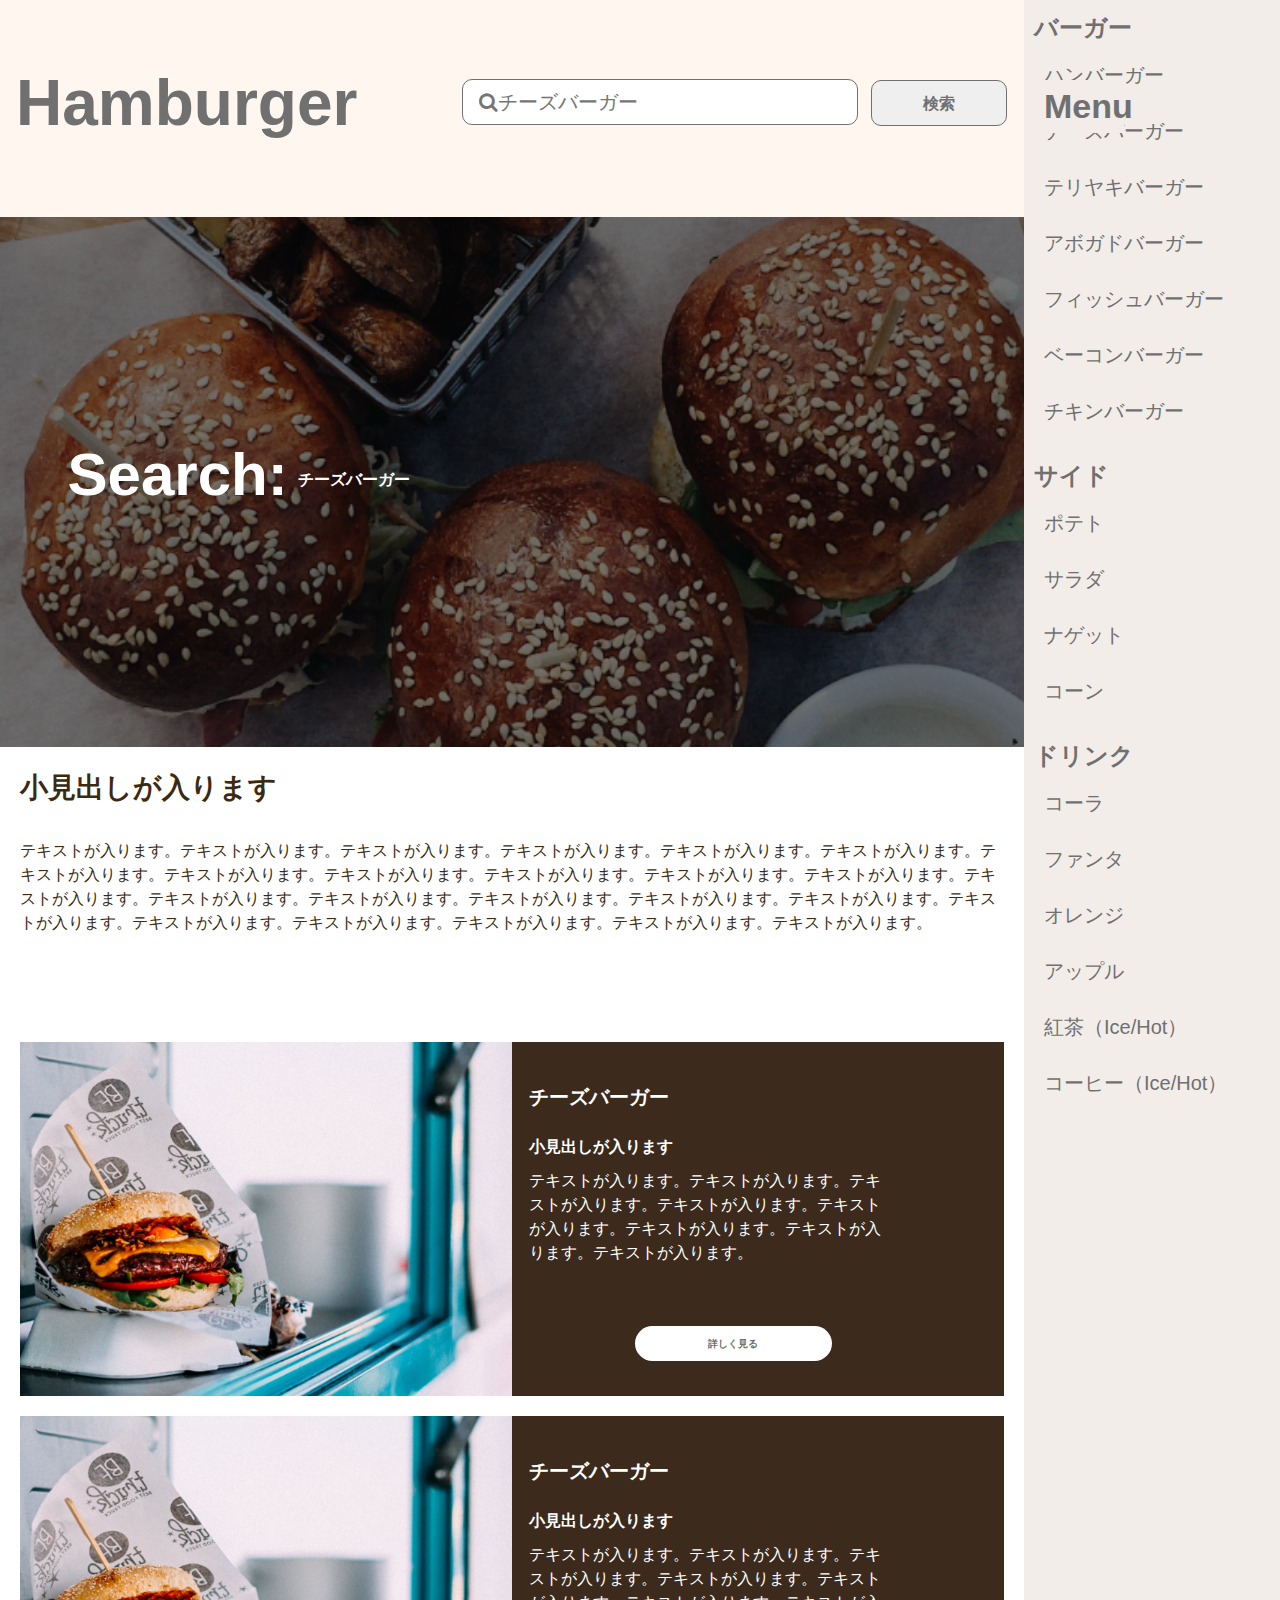
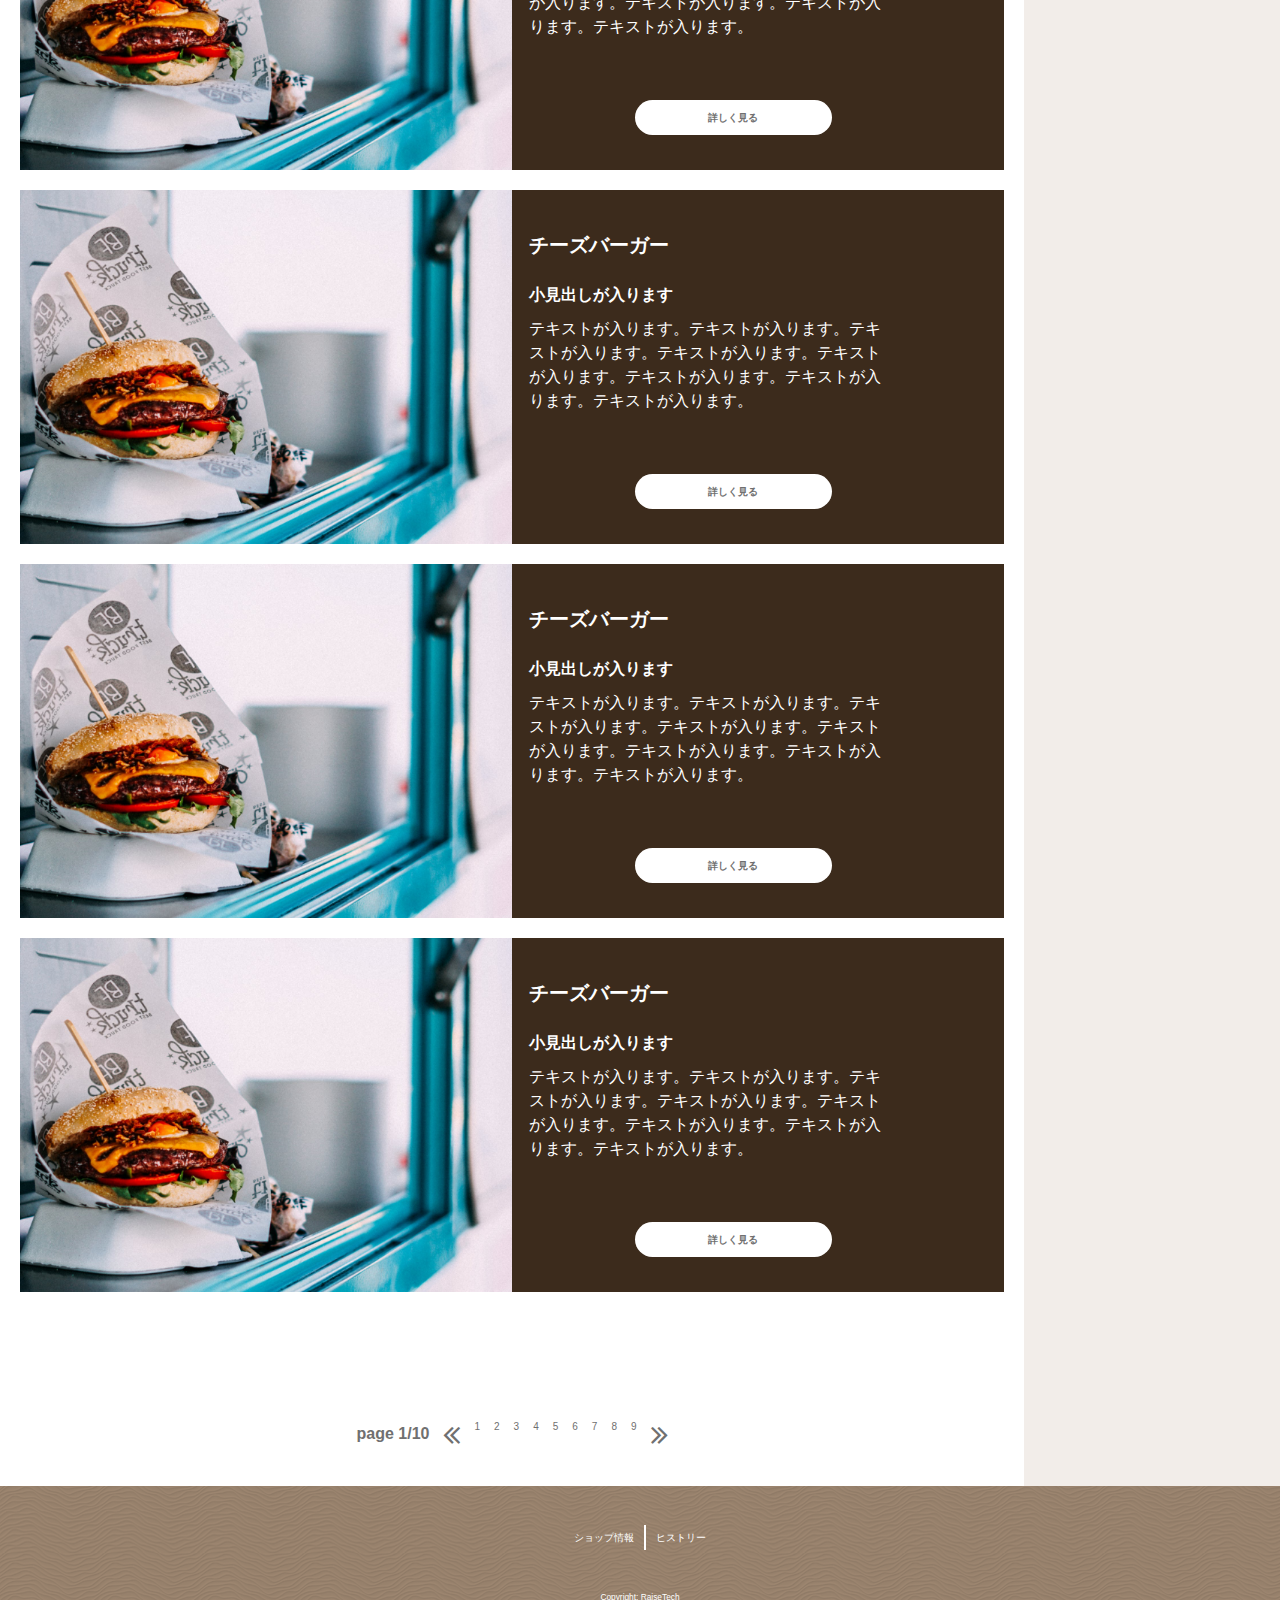
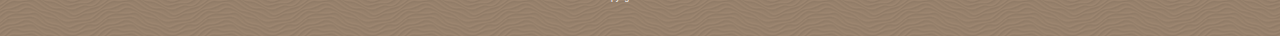
<file: archive serch.html>
<!DOCTYPE html>
<html lang="ja">

<head>
  <meta charset="UTF-8">
  <meta name="viewport" content="width=device-width, initial-scale=1.0">
  <meta name="description" content="ここ
  にDescriptionを記入します！">
  <!-- CSS読み込み -->
  <link rel="stylesheet" href="/css/style.css">
  <link href="https://maxcdn.bootstrapcdn.com/font-awesome/4.7.0/css/font-awesome.min.css" rel="stylesheet">
  <link rel="icon" href="/images/favicon-32x32.png">
  <title>🍔Hamburger shop🍔</title>
</head>

<body class="c-grid">
  <header class="l-header p-header">
    <button id="is-open" class="c-button-menu">Menu</button>
    <h1><a href="index.html" class="c-text-siteTitle">Hamburger</a></h1>
    <form action="#" method="#" class="p-header__search">
      <input type="text" name="" id="" placeholder="&#xf002;チーズバーガー" class="c-input-serchBox">
      <input type="submit" value="検索" class="c-input-serchButton ml-10">
    </form>
  </header><!-- l-header -->
  <div id="overlay" class="p-gnav-overlap"></div>
  <aside id="g-nav" class="l-aside p-gnav">
    <i id="is-close" class="fa fa-times fa-4x c-button-x" aria-hidden="true"></i>
    <ul>
      <li class="c-text-menu">バーガー
        <ul>
          <li><a class="c-text-menu-item" href="archive.html">ハンバーガー</a></li>
          <li><a class="c-text-menu-item" href="archive.html">チーズバーガー</a></li>
          <li><a class="c-text-menu-item" href="archive.html">テリヤキバーガー</a></li>
          <li><a class="c-text-menu-item" href="archive.html">アボガドバーガー</a></li>
          <li><a class="c-text-menu-item" href="archive.html">フィッシュバーガー</a></li>
          <li><a class="c-text-menu-item" href="archive.html">ベーコンバーガー</a></li>
          <li><a class="c-text-menu-item" href="archive.html">チキンバーガー</a></li>
        </ul>
      </li>
      <li class="c-text-menu">サイド
        <ul>
          <li><a class="c-text-menu-item" href="archive.html">ポテト</a></li>
          <li><a class="c-text-menu-item" href="archive.html">サラダ</a></li>
          <li><a class="c-text-menu-item" href="archive.html">ナゲット</a></li>
          <li><a class="c-text-menu-item" href="archive.html">コーン</a></li>
        </ul>
      </li>
      <li class="c-text-menu">ドリンク
        <ul>
          <li><a class="c-text-menu-item" href="archive.html">コーラ</a></li>
          <li><a class="c-text-menu-item" href="archive.html">ファンタ</a></li>
          <li><a class="c-text-menu-item" href="archive.html">オレンジ</a></li>
          <li><a class="c-text-menu-item" href="archive.html">アップル</a></li>
          <li><a class="c-text-menu-item" href="archive.html">紅茶（Ice/Hot）</a></li>
          <li><a class="c-text-menu-item" href="archive.html">コーヒー（Ice/Hot）</a></li>
        </ul>
      </li>
    </ul>
  </aside><!-- l-aside -->
  <main class="l-main l-main-ar p-main-ar">
    <section class="l-section-mv p-mainVisual-ar p-mainVisual">
      <div>
        <h2 class="c-text-mvTitle c-text-mv">Search:</h2>
        <h3 class="c-text-mvSub c-text-mv">チーズバーガー</h3>
      </div>
    </section>
    <section class="p-card p-card-text">
      <h2 class="c-text-cardTitle-ar">小見出しが入ります</h2>
      <p class="c-text-card-p">テキストが入ります。テキストが入ります。テキストが入ります。テキストが入ります。テキストが入ります。テキストが入ります。テキストが入ります。テキストが入ります。テキストが入ります。テキストが入ります。テキストが入ります。テキストが入ります。テキストが入ります。テキストが入ります。テキストが入ります。テキストが入ります。テキストが入ります。テキストが入ります。テキストが入ります。テキストが入ります。テキストが入ります。テキストが入ります。テキストが入ります。テキストが入ります。</p>
      <h3 class="c-text-mvSub c-text-mv">チーズバーガー</h3>
    </section>
    <section class="p-card p-card-menu">
      <img src="/images/archive/l-section__menu.png" alt="" class="img-card-menu">
      <div class="p-card-menuText c-text-card-menu">
        <h2 class="c-text-card-menuName">チーズバーガー</h2>
        <h3 class="c-text-card-menuSub">小見出しが入ります</h3>
        <p class="c-text-card-menu-p">テキストが入ります。テキストが入ります。テキストが入ります。テキストが入ります。テキストが入ります。テキストが入ります。テキストが入ります。テキストが入ります。
        </p>
        <a href="#" class="c-button-detail">詳しく見る</a>
      </div>
    </section>
    <section class="p-card p-card-menu">
      <img src="/images/archive/l-section__menu.png" alt="" class="img-card-menu">
      <div class="p-card-menuText c-text-card-menu">
        <h2 class="c-text-card-menuName">チーズバーガー</h2>
        <h3 class="c-text-card-menuSub">小見出しが入ります</h3>
        <p class="c-text-card-menu-p">テキストが入ります。テキストが入ります。テキストが入ります。テキストが入ります。テキストが入ります。テキストが入ります。テキストが入ります。テキストが入ります。
        </p>
        <a href="#" class="c-button-detail">詳しく見る</a>
      </div>
    </section>
    <section class="p-card p-card-menu">
      <img src="/images/archive/l-section__menu.png" alt="" class="img-card-menu">
      <div class="p-card-menuText c-text-card-menu">
        <h2 class="c-text-card-menuName">チーズバーガー</h2>
        <h3 class="c-text-card-menuSub">小見出しが入ります</h3>
        <p class="c-text-card-menu-p">テキストが入ります。テキストが入ります。テキストが入ります。テキストが入ります。テキストが入ります。テキストが入ります。テキストが入ります。テキストが入ります。
        </p>
        <a href="#" class="c-button-detail">詳しく見る</a>
      </div>
    </section>
    <section class="p-card p-card-menu">
      <img src="/images/archive/l-section__menu.png" alt="" class="img-card-menu">
      <div class="p-card-menuText c-text-card-menu">
        <h2 class="c-text-card-menuName">チーズバーガー</h2>
        <h3 class="c-text-card-menuSub">小見出しが入ります</h3>
        <p class="c-text-card-menu-p">テキストが入ります。テキストが入ります。テキストが入ります。テキストが入ります。テキストが入ります。テキストが入ります。テキストが入ります。テキストが入ります。
        </p>
        <a href="#" class="c-button-detail">詳しく見る</a>
      </div>
    </section>
    <section class="p-card p-card-menu">
      <img src="/images/archive/l-section__menu.png" alt="" class="img-card-menu">
      <div class="p-card-menuText c-text-card-menu">
        <h2 class="c-text-card-menuName">チーズバーガー</h2>
        <h3 class="c-text-card-menuSub">小見出しが入ります</h3>
        <p class="c-text-card-menu-p">テキストが入ります。テキストが入ります。テキストが入ります。テキストが入ります。テキストが入ります。テキストが入ります。テキストが入ります。テキストが入ります。
        </p>
        <a href="#" class="c-button-detail">詳しく見る</a>
      </div>
    </section>
    <section class="l-section-pagination p-pagination">
      <p class="c-text-pagination">page 1/10</p>
      <a href="#">
        <i class="fa fa-angle-double-left fa-3x" aria-hidden="true"></i>
        <p class="c-text-pagination">前へ</p>
      </a>
      <ul>
        <li><a href="#" class="p-pagination-active">1</a></li>
        <li><a href="#">2</a></li>
        <li><a href="#">3</a></li>
        <li><a href="#">4</a></li>
        <li><a href="#">5</a></li>
        <li><a href="#">6</a></li>
        <li><a href="#">7</a></li>
        <li><a href="#">8</a></li>
        <li><a href="#">9</a></li>
      </ul>
      <a href="#">
        <p class="c-text-pagination">次へ</p>
        <i class="fa fa-angle-double-right fa-3x" aria-hidden="true"></i>
      </a>
    </section>
  </main><!-- l-main -->
  <footer class="l-footer p-footer">
    <ul class="p-footer__nav">
      <li><a href="#" class="c-text-footer c-text-footer__link">ショップ情報</a></li>
      <li><a href="#" class="c-text-footer c-text-footer__link">ヒストリー</a></li>
    </ul>
    <small class="c-text-footer">Copyright: RaiseTech</small>
  </footer>
  <script src="/js/jquery-3.6.0.min.js"></script>
  <script src="/js/style.js"></script>

</body>

</html>
</file>
<file: css/style.css>
@charset "UTF-8";
/* Foundation */
/* ブラウザのデフォルトのスタイルをリセットするcssを定義*/
/* Box sizing rules */
*,
*::before,
*::after {
  -webkit-box-sizing: border-box;
          box-sizing: border-box;
}

/* Remove default margin */
body,
h1,
h2,
h3,
h4,
p,
figure,
blockquote,
dl,
dd {
  margin: 0;
}

/* Remove list styles on ul, ol elements with a list role, which suggests default styling will be removed */
ul[role="list"],
ol[role="list"] {
  list-style: none;
}

/* Set core root defaults */
html:focus-within {
  scroll-behavior: smooth;
}

/* Set core body defaults */
body {
  min-height: 100vh;
  text-rendering: optimizeSpeed;
  line-height: 1.5;
}

/* A elements that don't have a class get default styles */
a:not([class]) {
  text-decoration-skip-ink: auto;
}

/* Make images easier to work with */
img,
picture {
  max-width: 100%;
  display: block;
}

/* Inherit fonts for inputs and buttons */
input,
button,
textarea,
select {
  font: inherit;
}

/* Remove all animations and transitions for people that prefer not to see them */
@media (prefers-reduced-motion: reduce) {
  html:focus-within {
    scroll-behavior: auto;
  }
  *,
  *::before,
  *::after {
    -webkit-animation-duration: 0.01ms !important;
            animation-duration: 0.01ms !important;
    -webkit-animation-iteration-count: 1 !important;
            animation-iteration-count: 1 !important;
    -webkit-transition-duration: 0.01ms !important;
            transition-duration: 0.01ms !important;
    scroll-behavior: auto !important;
  }
}

/* サイズを定義 */
/* プロジェクトのカラーとフォントを定義 */
/* プロジェクトにおける基本的なスタイルを定義 */
html {
  font-size: 62.5%;
  width: 100%;
  height: 100%;
}

body {
  line-height: 1.5;
  color: #707070;
  width: 100%;
  height: 100%;
  overflow-x: hidden;
  font-family: 'Roboto', 'mplus-1m', sans-serif;
}

body.fixed {
  position: fixed;
}

img {
  width: 100%;
  height: 100%;
}

a {
  text-decoration: none;
  color: inherit;
}

button {
  border: none;
  background-color: inherit;
}

ol, ul, li {
  margin: 0;
  padding: 0;
  list-style: none;
}

blockquote {
  padding: 20px;
}

/* Layout */
.l-aside {
  position: fixed;
  height: 100%;
  top: 0;
  right: -100vw;
  z-index: 10;
  -webkit-transition: right .7s;
  transition: right .7s;
  width: 87.5%;
}

@media (min-width: 600px) {
  .l-aside {
    width: 44%;
  }
}

@media (min-width: 1025px) {
  .l-aside {
    position: static;
    width: 100%;
  }
}

.l-aside.show {
  display: block;
  right: 0;
  overflow-y: scroll;
}

.l-footer {
  text-align: center;
}

.l-header {
  display: -webkit-box;
  display: -ms-flexbox;
  display: flex;
  -webkit-box-orient: vertical;
  -webkit-box-direction: normal;
      -ms-flex-direction: column;
          flex-direction: column;
  position: relative;
}

.l-header button {
  -ms-flex-item-align: end;
      align-self: flex-end;
}

@media (min-width: 1025px) {
  .l-header button {
    position: absolute;
    top: 80px;
    right: -100px;
    z-index: 11;
  }
}

.l-header h1, .l-header form {
  -ms-flex-item-align: center;
      -ms-grid-row-align: center;
      align-self: center;
}

@media (min-width: 1025px) {
  .l-header {
    -webkit-box-orient: horizontal;
    -webkit-box-direction: normal;
        -ms-flex-direction: row;
            flex-direction: row;
    -webkit-box-pack: justify;
        -ms-flex-pack: justify;
            justify-content: space-between;
  }
}

@media (min-width: 600px) {
  .l-main-fr {
    display: -webkit-box;
    display: -ms-flexbox;
    display: flex;
    -ms-flex-wrap: wrap;
        flex-wrap: wrap;
    -webkit-box-pack: center;
        -ms-flex-pack: center;
            justify-content: center;
  }
}

.l-main_404 {
  min-height: 100vh;
}

.l-section-mv {
  width: 100%;
  height: 285px;
  position: relative;
}

.l-section-mv div {
  position: absolute;
  top: 43%;
  left: 6.6%;
}

@media (min-width: 1025px) {
  .l-section-mv {
    height: 530px;
  }
}

.l-section-pagination {
  display: -webkit-box;
  display: -ms-flexbox;
  display: flex;
  -webkit-box-pack: justify;
      -ms-flex-pack: justify;
          justify-content: space-between;
  padding: 100px 5% 30px 5%;
}

@media (min-width: 600px) {
  .l-section-pagination {
    -webkit-box-pack: center;
        -ms-flex-pack: center;
            justify-content: center;
  }
}

.l-section-pagination > p {
  display: none;
}

@media (min-width: 600px) {
  .l-section-pagination > p {
    display: block;
  }
}

.l-section-pagination > a {
  display: -webkit-box;
  display: -ms-flexbox;
  display: flex;
}

@media (min-width: 600px) {
  .l-section-pagination > a p {
    display: none;
  }
}

.l-section-pagination p, .l-section-pagination > a {
  -ms-flex-item-align: center;
      -ms-grid-row-align: center;
      align-self: center;
  padding: 7px;
}

.l-section-pagination ul {
  display: -webkit-box;
  display: -ms-flexbox;
  display: flex;
  -webkit-box-pack: center;
      -ms-flex-pack: center;
          justify-content: center;
}

.l-section-pagination ul li {
  padding: 7px;
  display: none;
}

@media (min-width: 600px) {
  .l-section-pagination ul li {
    display: block;
  }
}

.l-section-search-result {
  padding: 15px;
  min-height: 100vh;
}

/* Object / Component */
.c-button-menu {
  font-size: 2rem;
  font-weight: bold;
  color: #707070;
  cursor: pointer;
}

@media (min-width: 600px) {
  .c-button-menu {
    font-size: 3.4rem;
  }
}

@media (min-width: 1025px) {
  .c-button-menu {
    background-color: #F2EDE9;
    pointer-events: none;
  }
}

.c-button-menu:hover {
  opacity: .7;
}

@media (min-width: 1025px) {
  .c-button-menu:hover {
    opacity: 1;
  }
}

.c-button-x:hover {
  opacity: .7;
}

@media (min-width: 1025px) {
  .c-button-x {
    display: none !important;
  }
}

.c-button-detail {
  display: inline-block;
  background-color: #fff;
  border-radius: 20px;
  text-align: center;
  color: #707070;
  width: 40%;
  padding: 10px;
}

.c-button-general {
  max-width: 429px;
  width: 100%;
  padding: 2rem;
  font-size: 1.6rem;
  font-weight: bold;
  border-radius: 20px;
  border: 1px solid #707070;
  color: #3C2A10;
  background: -webkit-gradient(linear, left top, left bottom, from(#F2EDE9), to(#DED8D3));
  background: linear-gradient(#F2EDE9, #DED8D3);
}

.c-deco-underLine {
  position: relative;
}

.c-deco-underLine::before {
  content: "";
  position: absolute;
  bottom: -15%;
  display: inline-block;
  width: 64px;
  height: 4px;
  background-color: #fff;
}

@media (min-width: 1025px) {
  .c-grid {
    display: -ms-grid;
    display: grid;
    grid-template: "header aside"  217px "main   aside"  1fr "footer footer" 150px /  80%    20%;
  }
  .c-grid .l-header {
    grid-area: header;
  }
  .c-grid .l-aside {
    grid-area: aside;
  }
  .c-grid .l-main {
    grid-area: main;
  }
  .c-grid .l-footer {
    grid-area: footer;
  }
}

.c-input-serchBox {
  padding-left: 16px;
  border: 1px solid #707070;
  border-radius: 10px;
  font-size: 2rem;
  font-family: FontAwesome;
  width: 230px;
  height: 46px;
}

@media (min-width: 600px) {
  .c-input-serchBox {
    width: 396px;
  }
}

.c-input-serchButton {
  padding: 11px 16px;
  border: 1px solid #707070;
  border-radius: 10px;
  font-weight: bold;
  font-size: 1.6rem;
  color: #707070;
  background-color: linear-gradient(#F3EFEB, #DED8D3);
  cursor: pointer;
  width: 78px;
  height: 46px;
}

@media (min-width: 600px) {
  .c-input-serchButton {
    width: 136px;
  }
}

.c-input-serchButton:hover {
  opacity: .7;
}

.c-text-siteTitle {
  font-size: 4rem;
  font-weight: bold;
}

@media (min-width: 1025px) {
  .c-text-siteTitle {
    font-size: 6.4rem;
  }
}

.c-text-siteTitle:hover {
  opacity: 0.7;
}

.c-text-mv {
  font-weight: bold;
  color: #fff;
  line-height: 1;
}

.c-text-mvTitle {
  font-size: 3.6rem;
}

@media (min-width: 600px) {
  .c-text-mvTitle {
    font-size: 6rem;
  }
}

.c-text-mvSub {
  font-size: 1.6rem;
}

.c-text-cardTitle-fr {
  color: #fff;
  font-size: 4.1rem;
  font-weight: bold;
}

.c-text-cardTitle-ar {
  font-size: 2.8rem;
  font-weight: bold;
  color: #3C2A10;
}

.c-text-card-p {
  font-size: 1.6rem;
  color: #3C2A10;
}

.c-text-card-menu {
  color: #fff;
  font-weight: bold;
}

.c-text-card-menuName {
  font-size: 2rem;
}

.c-text-card-menuSub {
  font-size: 1.6rem;
}

.c-text-card-menu-p {
  font-size: 1.6rem;
  font-weight: normal;
  width: 80%;
}

.c-text-card__inrTitle {
  font-size: 2.2rem;
  font-weight: bold;
  color: #3C2A10;
}

.c-text-card__inrP {
  font-size: 1.6rem;
  color: #3C2A10;
}

.c-text-map {
  color: #fff;
  font-weight: bold;
}

.c-text-mapTitle {
  font-size: 3rem;
}

@media (min-width: 1025px) {
  .c-text-mapTitle {
    font-size: 3.6rem;
  }
}

.c-text-mapp {
  font-size: 1.4rem;
  line-height: 2.35;
}

.c-text-footer__link a {
  font-size: 2rem;
  -webkit-transition: all 0.2s;
  transition: all 0.2s;
}

.c-text-footer__link a:hover {
  color: #3C2A10;
}

.c-text-menu {
  font-size: 2.4rem;
  font-weight: bold;
}

.c-text-menu-item {
  font-size: 2rem;
  font-weight: normal;
}

.c-text-menu-item:hover {
  opacity: 0.7;
}

.c-text-bold {
  font-family: 'mplus-1m';
  font-size: 1.6rem;
  font-weight: bold;
}

.c-text-pagination {
  font-size: 1.6rem;
  font-weight: bold;
}

.c-text-search-result {
  font-size: 1.6rem;
  font-weight: bold;
  color: #3C2A10;
}

/* Object / Project */
.p-card {
  margin: 20px;
}

.p-card-service {
  padding: 3.2%;
  min-height: 642px;
  background-position: center;
  background-repeat: no-repeat;
  background-size: cover;
  display: -webkit-box;
  display: -ms-flexbox;
  display: flex;
  -webkit-box-orient: vertical;
  -webkit-box-direction: normal;
      -ms-flex-direction: column;
          flex-direction: column;
  -webkit-box-pack: justify;
      -ms-flex-pack: justify;
          justify-content: space-between;
}

@media (min-width: 600px) {
  .p-card-service {
    width: 40%;
  }
}

.p-card-service01 {
  background-image: url("../images/index/l-section__service-bg01.png");
}

.p-card-service02 {
  background-image: url("../images/index/l-section__service-bg02.png");
}

.p-card-service__inr {
  background-color: rgba(255, 255, 255, 0.8);
  height: 162px;
  margin-top: 3.2%;
  position: relative;
}

.p-card-service__inr h3 {
  position: absolute;
  top: 5%;
  left: 4%;
}

.p-card-service__inr p {
  position: absolute;
  top: calc(50% - 8px);
  left: 4%;
}

.p-card-text {
  height: 345px;
}

@media (min-width: 600px) {
  .p-card-text {
    height: 255px;
  }
}

.p-card-text p {
  margin-top: 30px;
}

.p-card-menu {
  height: 585px;
  background-color: #3C2B1C;
}

@media (min-width: 600px) {
  .p-card-menu {
    height: 354px;
    display: -webkit-box;
    display: -ms-flexbox;
    display: flex;
  }
}

.p-card-menu img {
  display: block;
  -o-object-fit: cover;
     object-fit: cover;
  height: 40%;
}

@media (min-width: 600px) {
  .p-card-menu img {
    width: 50%;
    height: 100%;
  }
}

.p-card-menuText {
  padding: 17px;
  height: 60%;
  position: relative;
}

@media (min-width: 600px) {
  .p-card-menuText {
    width: 50%;
    height: 100%;
  }
}

.p-card-menuText h2, .p-card-menuText h3 {
  margin-top: 5%;
}

.p-card-menuText p {
  margin-top: 10px;
  overflow-y: hidden;
}

.p-card-menuText a {
  position: absolute;
  bottom: 10%;
  left: calc(50% - 25%);
}

.p-card-h {
  color: #3C2A10;
  font-size: 1.6rem;
  font-weight: bold;
  min-height: 100vh;
}

.p-card-h h2 {
  font-size: 2.8rem;
}

.p-card-h h3 {
  font-size: 2.4rem;
}

.p-card-h h4 {
  font-size: 2rem;
}

.p-card-h h5 {
  font-size: 2rem;
}

.p-card-h h6 {
  font-size: 2rem;
}

.p-card-h p {
  margin-bottom: 30px;
  font-weight: normal;
  overflow-y: hidden;
}

.p-card-blockquote {
  background-color: #F5F5F5;
  font-size: 1.6rem;
  font-weight: bold;
  color: #3C2B1C;
}

.p-card-blockquote > p {
  height: 505px;
  overflow-y: hidden;
}

.p-card-blockquote div {
  margin-top: 30px;
  display: -webkit-box;
  display: -ms-flexbox;
  display: flex;
}

.p-card-blockquote div a {
  text-decoration: underline;
  color: #4A6C9B;
}

.p-footer {
  color: #fff;
  height: 150px;
  background-image: url("../images/index/p-footer-bg.png");
}

.p-footer__nav {
  padding: 39px;
  display: -webkit-box;
  display: -ms-flexbox;
  display: flex;
  -webkit-box-pack: center;
      -ms-flex-pack: center;
          justify-content: center;
}

.p-footer__nav li {
  padding: 10px;
  line-height: .5rem;
}

.p-footer__nav li:first-of-type {
  border-right: 2px solid #fff;
}

.p-header {
  padding: 14px 16px 26px;
  background-color: #FFF7EF;
  min-height: 217px;
}

@media (min-width: 1025px) {
  .p-header__search {
    width: 546px;
    white-space: nowrap;
  }
}

.p-header button {
  width: 86px;
}

.p-header form {
  margin-top: 38px;
}

@media (min-width: 1025px) {
  .p-header form {
    margin-top: 0;
  }
}

.p-main-fr {
  background-color: #FFFDFA;
}

.p-mainVisual {
  background-position: center;
  background-repeat: no-repeat;
  background-size: cover;
}

@media (min-width: 600px) {
  .p-mainVisual div {
    display: -webkit-box;
    display: -ms-flexbox;
    display: flex;
    -webkit-box-align: center;
        -ms-flex-align: center;
            align-items: center;
  }
}

@media (min-width: 600px) {
  .p-mainVisual h3 {
    padding: 10px;
    margin-top: 10px;
  }
}

.p-mainVisual-fr {
  background-image: url("../images/index/l-section__mv-bg.png");
}

.p-mainVisual-pg {
  background-image: url("../images/page/l-section__mv-bg.png");
}

.p-mainVisual-ar {
  background-image: url("../images/archive/l-section__mv-bg.png");
}

.p-mainVisual-ar::before {
  content: "";
  display: block;
  width: 100%;
  height: 100%;
  background-color: rgba(0, 0, 0, 0.5);
}

.p-mainVisual-si {
  background-image: url("../images/single/l-section__mv-bg.png");
}

.p-mainVisual-404 {
  background-image: url("../images/404error.png");
}

.p-mainVisual-404-text {
  padding: 20px;
  min-height: 120vh;
}

.p-mainVisual-404-text a {
  font-size: 1.6rem;
  text-decoration: underline;
}

.p-map {
  height: 691px;
  background-color: #000000;
  background-image: url("../images/index/l-section__map-bg.png");
  background-position: center;
  background-repeat: no-repeat;
  background-size: cover;
}

.p-map-overlay {
  background-color: rgba(0, 0, 0, 0.3);
  height: 60%;
  padding: 40px;
  overflow: visible;
}

@media (min-width: 600px) {
  .p-map-overlay {
    height: 100%;
  }
}

@media (min-width: 1025px) {
  .p-map-overlay {
    width: 61%;
  }
}

.p-map-overlay p {
  margin-top: 40px;
}

.p-gnav {
  background-color: #F2EDE9;
  height: 100%;
}

.p-gnav #menu-category_menu {
  padding: 212px 0 0 5%;
}

.p-gnav .sub-menu a {
  font-size: 2rem;
  font-weight: normal;
}

.p-gnav .sub-menu a:hover {
  opacity: 0.7;
}

.p-gnav i {
  float: right;
  padding: 25px;
}

.p-gnav li {
  padding: 10px;
}

.p-gnav > li {
  margin-bottom: 10px;
}

.p-gnav > li:first-of-type {
  padding-top: 187px;
}

.p-gnav-overlap {
  position: fixed;
  top: 0;
  z-index: 9;
  width: 100%;
  height: 100%;
  background-color: rgba(0, 0, 0, 0.5);
}

.m-pagenation {
  margin: 150px 0 64px;
  display: -webkit-box;
  display: -ms-flexbox;
  display: flex;
  -webkit-box-pack: center;
      -ms-flex-pack: center;
          justify-content: center;
}

.m-pagenation a {
  font-size: 1.6rem;
  padding: 8px 13px;
  margin: 7.5px;
  border: 1px solid #707070;
  display: inline-block;
}

.m-pagenation a:hover {
  opacity: .7;
}

.m-pagenation .-current {
  font-size: 1.6rem;
  padding: 8px 13px;
  margin: 7.5px;
  border: 1px solid #707070;
  display: inline-block;
  color: #fff;
  background-color: #3C2B1C;
}

.m-pagenation__body {
  display: -webkit-box;
  display: -ms-flexbox;
  display: flex;
  -webkit-box-pack: center;
      -ms-flex-pack: center;
          justify-content: center;
}

.m-pagenation__prev a, .m-pagenation__next a {
  border: none;
  font-size: 1.6rem;
}

.m-pagenation__result {
  font-size: 1.6rem;
  padding: 8px 13px;
  margin: 7.5px;
  font-weight: bold;
}

.p-section-items {
  color: #3C2A10;
  padding: 10px 0 50px 0;
}

.p-section-items > div:first-of-type {
  min-height: 124px;
}

.p-section-items > div:nth-of-type(2) {
  display: -webkit-box;
  display: -ms-flexbox;
  display: flex;
}

.p-section-items > div:nth-of-type(2) img {
  width: 40%;
}

.p-section-items > div:nth-of-type(2) p {
  width: 60%;
  overflow-y: hidden;
}

.p-section-items > div:nth-of-type(3) {
  display: -webkit-box;
  display: -ms-flexbox;
  display: flex;
  -webkit-box-orient: horizontal;
  -webkit-box-direction: reverse;
      -ms-flex-direction: row-reverse;
          flex-direction: row-reverse;
}

.p-section-items > div:nth-of-type(3) img {
  width: 40%;
}

.p-section-items > div:nth-of-type(3) p {
  width: 60%;
  overflow-y: hidden;
}

.p-section-items > div:nth-of-type(4) {
  width: 50%;
  margin: 0 auto;
}

.p-section-photos {
  display: -webkit-box;
  display: -ms-flexbox;
  display: flex;
  -webkit-box-orient: vertical;
  -webkit-box-direction: normal;
      -ms-flex-direction: column;
          flex-direction: column;
}

.p-section-photos img {
  margin-bottom: 20px;
}

@media (min-width: 600px) {
  .p-section-photos {
    -webkit-box-orient: horizontal;
    -webkit-box-direction: normal;
        -ms-flex-direction: row;
            flex-direction: row;
    -ms-flex-wrap: wrap;
        flex-wrap: wrap;
    -webkit-box-pack: justify;
        -ms-flex-pack: justify;
            justify-content: space-between;
  }
  .p-section-photos img {
    width: 49%;
  }
}

@media (min-width: 1025px) {
  .p-section-photos img {
    width: 32%;
  }
}

.p-section-list {
  font-size: 1.6rem;
}

.p-section-list ol li {
  list-style-type: decimal;
  list-style-position: inside;
}

.p-section-list ol ol li,
.p-section-list ul ul li {
  margin-left: 1.6rem;
}

.p-section-list ol,
.p-section-list ul {
  margin-top: 30px;
}

.p-section-code {
  padding: 50px;
  background-color: #F5F5F5;
  font-size: 1.6rem;
}

.p-section-table table {
  border-collapse: collapse;
  width: 100%;
  text-align: left;
  font-size: 1.6rem;
}

.p-section-table th,
.p-section-table td {
  border: 1px solid #707070;
  font-weight: normal;
  padding: 2rem;
}

.p-section-table th {
  width: 40%;
}

/* Object / Utility */
.mt-36 {
  margin-top: 36px;
}

.ml-10 {
  margin-left: 10px;
}

.mr-10 {
  margin-right: 10px;
}

.u-utility-tableHide {
  border: none !important;
  opacity: 0;
}
/*# sourceMappingURL=style.css.map */
</file>
